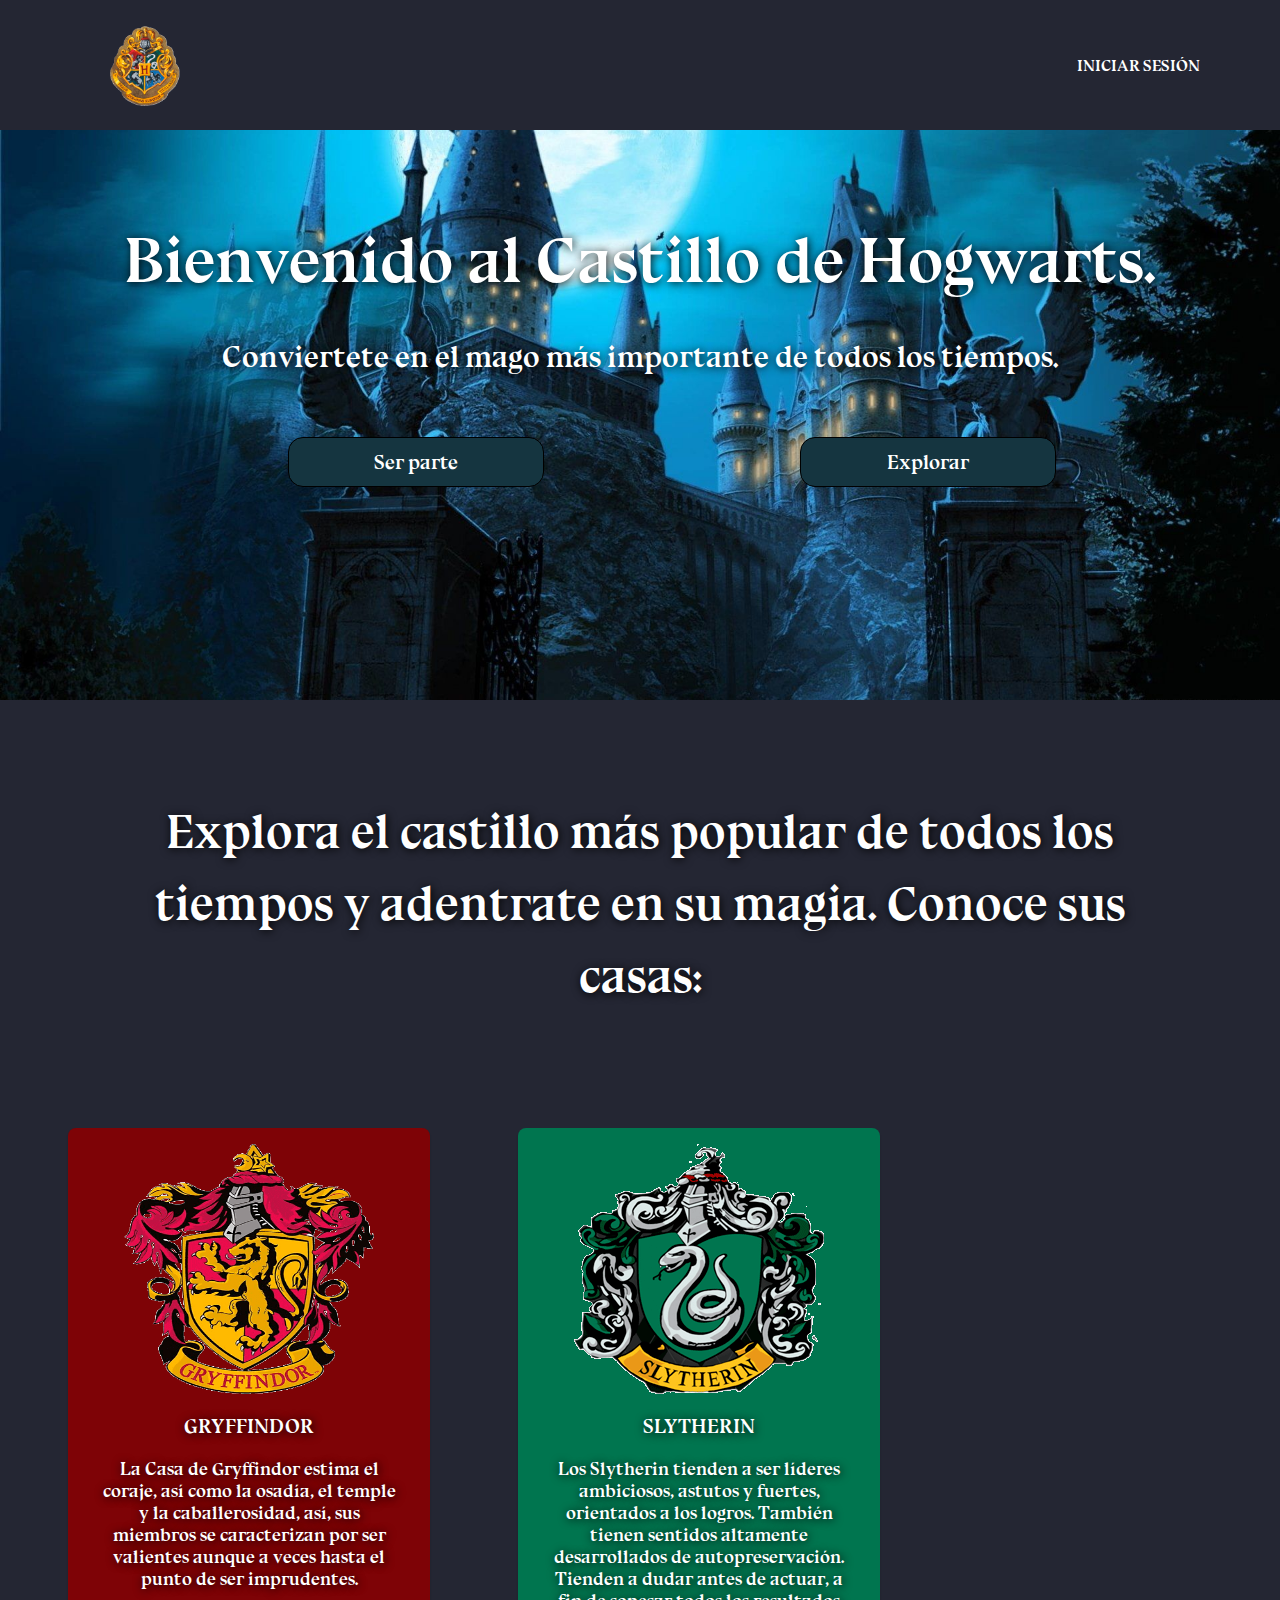
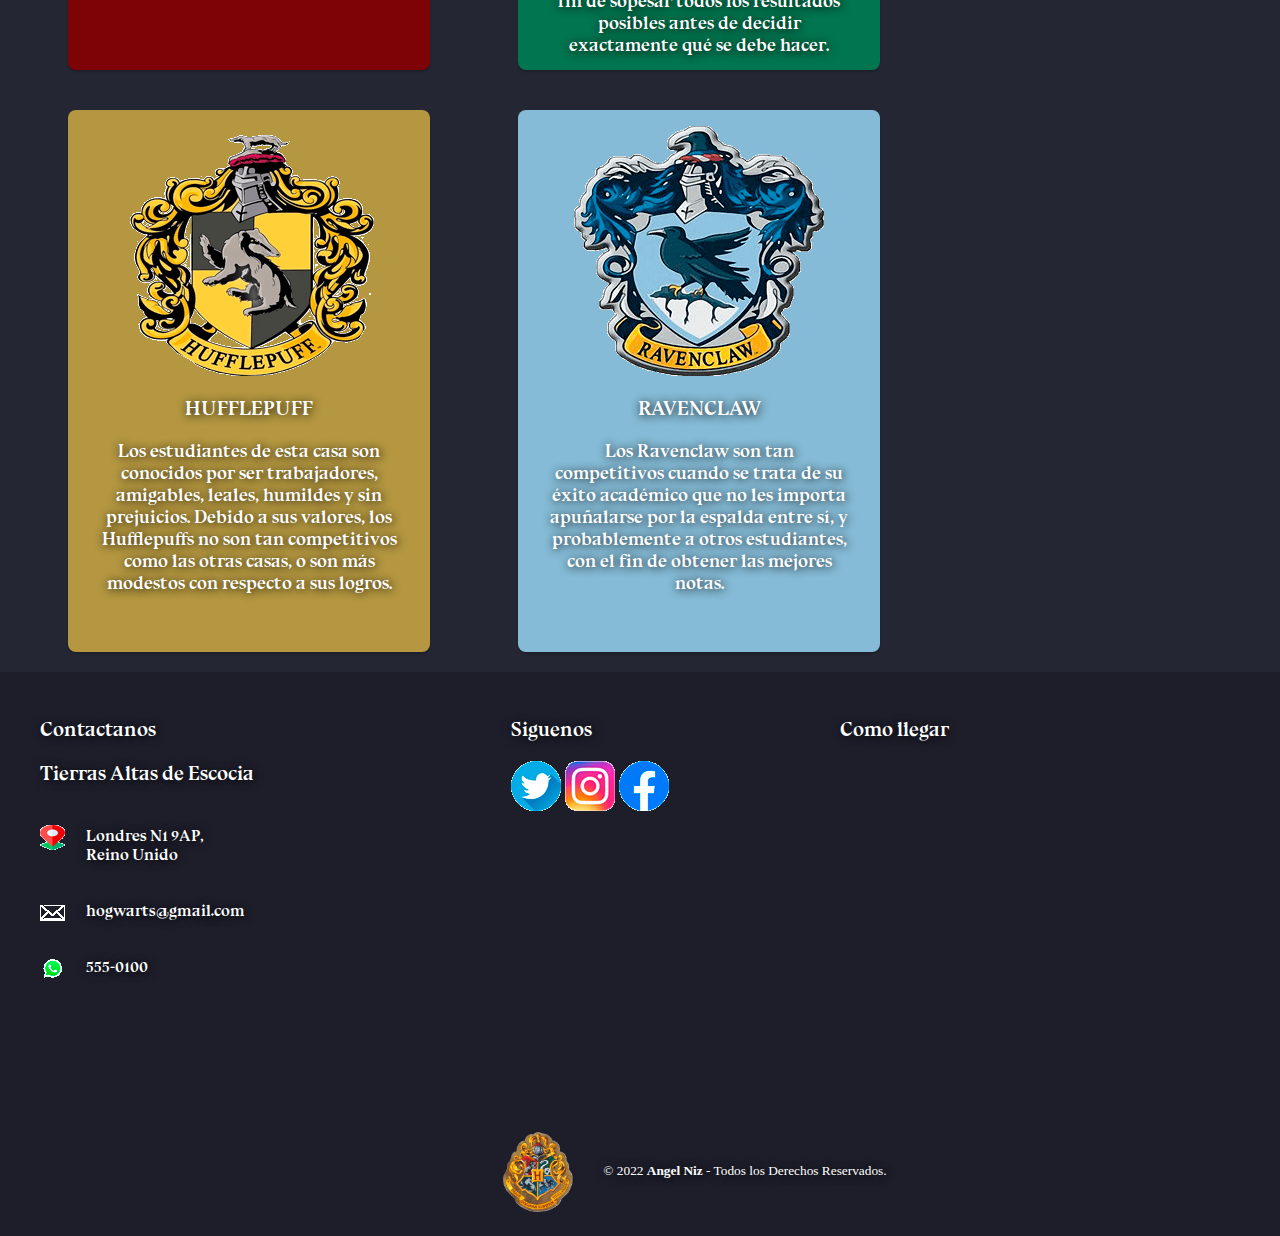
<file: index.html>
<html lang="en">
<head>
    <meta charset="UTF-8">
    <meta http-equiv="X-UA-Compatible" content="IE=edge">
    <meta name="viewport" content="width=device-width, initial-scale=1.0">
    <link rel="stylesheet" href="index.css">
    <meta name="viewport" content="width=device-width, initial-scale=1.0">
    <title>Hogwart's Castle</title>
</head>
<body>
    <header>
        <nav>
            <div class="logodiv">
            <a href="#"><img class="logo" src="imagenes/escudo.png" alt="logohogwarts"></a>
            </div>
            <a class="opc" href="/login/login.html">Iniciar Sesión</a>
        </nav>
    </header>
    <div class="hero">
        <div class="portada">
            <h1 class="portadah1">Bienvenido al Castillo de Hogwarts.</h1>
            <p class="portadap1">Conviertete en el mago más importante de todos los tiempos.</p>
            <div class="botoneshero">
                <a href="register.html" class="aboton"><button class="botonhero"><span>Ser parte</span></button></a>
                <a href="#explora" class="aboton"><button class="botonhero"><span>Explorar</span></button></a>
            </div>
        </div>
    </div>
    <section id="explora">
    <div>
        <h2 class="cardsh2">Explora el castillo más popular de todos los tiempos y adentrate en su magia. Conoce sus casas:</h2>
    </div>
    <div class = "container">
        <div class = "card">
        <a href="https://www.wizardingworld.com/collections/gryffindor" target="_blank" title="Click para leer más.">
        <img src = "imagenes/gryffindor.png" alt="Gryffindor">
        <h4>Gryffindor</h4>
        <p> La Casa de Gryffindor estima el coraje, así como la osadía, el temple y la caballerosidad, así, sus miembros se caracterizan por ser valientes aunque a veces hasta el punto de ser imprudentes. </p>
        </div>     
    </a></div>
    <div class = "container">
        <div class = "card card-slytherin">
            <a href="https://www.wizardingworld.com/collections/slytherin" target="_blank" title="Click para leer más.">
       <img src = "imagenes/slytherin.png" alt="Slytherin">
       <h4>Slytherin</h4>
       <p>Los Slytherin tienden a ser líderes ambiciosos, astutos y fuertes, orientados a los logros. También tienen sentidos altamente desarrollados de autopreservación. Tienden a dudar antes de actuar, a fin de sopesar todos los resultados posibles antes de decidir exactamente qué se debe hacer.</p>
       </div>     
    </a></div> 
   <div class = "container">
    <div class = "card card-hufflepuff">
        <a href="https://www.wizardingworld.com/collections/hufflepuff" target="_blank" title="Click para leer más.">
   <img src = "imagenes/hufflepuff.png">
   <h4>Hufflepuff</h4>
   <p>Los estudiantes de esta casa son conocidos por ser trabajadores, amigables, leales, humildes y sin prejuicios. Debido a sus valores, los Hufflepuffs no son tan competitivos como las otras casas, o son más modestos con respecto a sus logros.</p>
   </div>     
</a></div> 
<div class = "container">
    <div class = "card card-ravenclaw">
        <a href="https://www.wizardingworld.com/collections/ravenclaw" target="_blank" title="Click para leer más.">
   <img src = "imagenes/ravenclaw.png">
   <h4>Ravenclaw</h4>
   <p>Los Ravenclaw son tan competitivos cuando se trata de su éxito académico que no les importa apuñalarse por la espalda entre sí, y probablemente a otros estudiantes, con el fin de obtener las mejores notas.</p>
   </div>     
</a></div> 
    </section>
    <footer class="footer">
        <div class="pie-pagina">    
            <div class="grupo-1">
                <div class="box">
                    <h3>Contactanos</h3>
                    <h6>Tierras Altas de Escocia</h6>
                    <div class="grid">
                        <img class="icono" src="./imagenes/ubicacion.png" alt="ubicacion">
                        <p class="texto">Londres N1 9AP, Reino Unido</p>
                        <img class="icono" src="./imagenes/email.png" alt="email">
                        <p class="texto">hogwarts@gmail.com</p>
                        <img class="icono" src="./imagenes/celular.png" alt="celular">
                        <p class="texto">555-0100</p>
                    </div>
                </div>
                <div class="box">
                    <h3>Siguenos</h3>
                    <div class="red-social">
                        <a title="Twitter" href="https://mobile.twitter.com/Hogwartssite" target="_blank"><img src="./imagenes/twitter.png" alt="Twitter" /></a>
                        <a title="Instagram" href="https://www.instagram.com/hogwartslegacy/" target="_blank"><img src="./imagenes/instagram.png" alt="Instagram" /></a>
                        <a title="Facebook" href="https://www.facebook.com/HarryPotterUK/" target="_blank"><img src="./imagenes/facebook.png" alt="Facebook" /></a>
                    </div>
                </div>
                <div class="box">
                    <h3>Como llegar</h3>
                    <figure>
                        <iframe class="mapa" src="https://www.google.com/maps/embed?pb=!1m18!1m12!1m3!1d1475.7976452278826!2d-0.12451244998001565!3d51.53181846674191!2m3!1f0!2f0!3f0!3m2!1i1024!2i768!4f13.1!3m3!1m2!1s0x0%3A0xc2579139afeace3e!2sPlatform%20Nine%20and%20Three-Quarters!5e0!3m2!1ses-419!2sar!4v1663710998866!5m2!1ses-419!2sar" width="400" height="300" style="border:0;" allowfullscreen="" loading="lazy" referrerpolicy="no-referrer-when-downgrade"></iframe>
                    </figure>
                </div>
            </div>
            <div class="grupo2">
                <img class="logo" src="imagenes/escudo.png" alt="hogwarts">
                <small class="copy">&copy; 2022 <b>Angel Niz</b> - Todos los Derechos Reservados.</small>
            </div>
        </div>
    </footer>
</body>
</html>
</file>
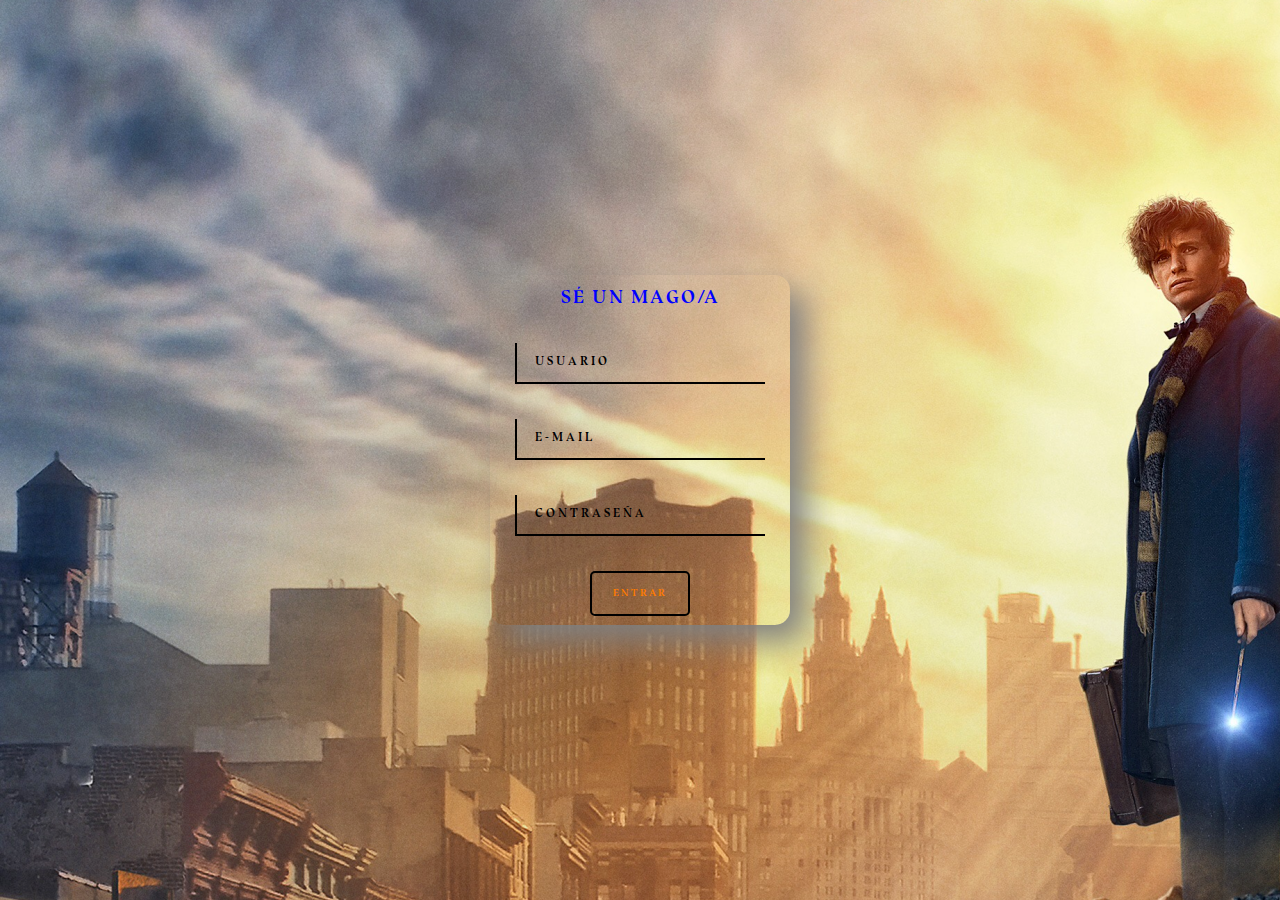
<file: register.html>
<html lang="en">
<head>
    <meta charset="UTF-8">
    <meta http-equiv="X-UA-Compatible" content="IE=edge">
    <meta name="viewport" content="width=device-width, initial-scale=1.0">
    <link rel="stylesheet" href="register.css">
    <title>Se parte de Hogwarts</title>
</head>
<body>
    <div class="conteiner">
        <div class="registro">
            <h3>SÉ UN MAGO/A</h3>
            <div class="inputBox">
                <input type="text" required="required">
                <span>Usuario</span>
            </div>

            <div class="inputBox">
                <input type="email" required="required">
                <span>E-MAIL</span>
            </div>
            

            <div class="inputBox">
                <input type="password" required="required">
                <span>Contraseña</span>
            </div>


            
            <button ><a class="abotonregistro" href="index.html">Entrar</a></button>

        </div>
    </div>
    
</body>
</html>
</file>
<file: index.css>
/* Fonts */
@font-face {
    font-family: 'BluuNext-Bold';
    src: url(font/BluuNext-Bold.otf);
}

/* Login  */
*{
    margin: 0;
}

.login {
    margin: 0;
    padding: 0;
    font-size: 16px;
    font-family: sans-serif;
    background-image: url(imagenes/login.jpg);
}

.contenedor {
    display: flex;
    width: 100%;
    height: 100%;
    justify-content: center;
    align-items: center;
}

.contenedor-login{
    background-color: rgba(0, 0, 0, 0.5);
    width: 40%;
    border-radius: 15px;
    box-shadow: 0px 0px 25px -5px rgba(0, 0, 0, 0.62);
    display: flex;
    flex-wrap: wrap;
    justify-content: space-between;
    font-family: 'BluuNext-Bold';
}

.imagen {
    width: 50%;
    min-width: 250px;
    border-bottom-right-radius: 15px;
}

form {
    display: flex;
    justify-content: center;
    align-items: center;
    flex-direction: column;
    width: 50%;
}

.boton {
    height: 40px;
    width: 200px;
    border-radius: 5px;
    border: 2px solid #000;
    cursor: pointer;
    background-color: transparent;
    transition: 0.5s;
    text-transform: uppercase;
    font-size: 10px;
    letter-spacing: 2px;
}
.is{
    text-decoration: none;
    color: white;
    font-family: 'BluuNext-Bold';
    font-size: large;
}
label {
    margin-top: 10px;
    color: white;
    font-weight: 700;
    font-size: 1em;
    width: 80%;
}

input {
    margin-top: 5px;
    width: 80%;
    height: 35px;
}

p {
    color: white;
    font-family: 'BluuNext-Bold';
    padding: 1em;
}

.alogin{
    color: white;
    padding-left: 2px;
}

[type="checkbox"]{display: none;}

.cb {
    
    padding-left: 1em;
    padding-top: 1em;
    position: relative;
    display: flex;
    width: 75%;
}

.cb::before {
    content: '';
    border: solid 1px white;
    border-radius: 3px;
    width: 0.9em;
    height: 0.9em;
    position: absolute;
    left: -5px;
    transition: all 0.2s;
    transform: rotate(0deg);
}
[type="checkbox"]:checked + .cb::before {
    border-color: white;
    color: white;
    content: '\f00c';
    font-family: FontAwesome;
    transform: rotate(360deg);
}

/* Fin del Login  */

/* Register  */

/* index - Navbar */
html{
    overflow-x: hidden;
}
body{
    margin: 0;
    padding: 0;
    box-sizing: border-box;
    display: flex;
    width: 100%;
    height: auto;
    flex-wrap: wrap;
    font-size: 16px;
    overflow: hidden;
}
header {
    width: 100%;
    display: flex;
}
nav {
    width: 100%;
    height: auto;
    background-color: #242633;
    display: flex;
    justify-content: space-between;
    align-items: center;
    position: fixed;
    z-index: 1;
}

.logodiv{
    display: flex;
}
.logo {
    display: flex;
    justify-content: left;
    width: 130px;
    margin-left: 5em;
}
.opc {
    display: flex;
    justify-content: right;
    margin-right: 5em;
    text-decoration: none;
    color: white;
    text-transform: uppercase;
    font-family: 'BluuNext-Bold';
}

/* Hero */

.hero {
    width: 100%;
    height: 700px;
    display: flex;
    justify-content: center;
    align-items: center;
    background: url(imagenes/hogwarts.jpg)center/cover;
    background-repeat: none;
    background-size: cover;
    position: relative;
}



.portada {
    padding: 0.3em;
    position: absolute;
    width: 100%;
    color: white;
}

.portadah1 {
    font-family: 'BluuNext-Bold';
    font-size: 4em;
    font-weight: 700;
    text-align: center;
    line-height: 1.5;
    text-shadow: 1px 1px 10px black;
  }


.portadap1 {
    display: flex;
    font-size: 30px;
    font-family: 'BluuNext-Bold';
    justify-content: center;
    text-shadow: 1px 1px 10px black;
}

.botoneshero {
    margin-top: 2em;
    width: 100%;
    display: flex;
    justify-content: center;
    align-items: center;
}
.aboton {
    display: inline-flex;
    width: 40%;
    text-decoration: none;
    flex-wrap: wrap;
}

.botonhero {
    display: flex;
    width: 50%;
    margin-left: 10rem;
    height: 50px;
    flex-direction: row;
    flex-wrap: wrap;
    align-content: center;
    justify-content: center;
    align-items: center;
    border-radius: 15px;
    border: 1px solid black;
    background-color: #153540;
    color: white;
    cursor: pointer;
    font-size: 20px;
    font-family: 'BluuNext-Bold';
    text-decoration: none;
    overflow: hidden;
    transition: background-color 0.3s ease-in;
}



.botonhero:hover {
    background-color: #0D0E16;
}



/* cards */

section#explora{
    display: flex;
    flex-wrap: wrap;
    height: auto;
    background-color: #242633;
}

.cardsh2{
    padding: 2em;
    font-family: 'BluuNext-Bold';
    color: white;
    font-size: 3em;
    font-weight: 700;
    justify-content: center;
    align-items: center;
    text-align: center;
    line-height: 1.5;
    text-shadow: 1px 1px 10px black;
}

.container {
    padding-left: 3em;
    height: auto;
    display: flex;
    flex-wrap: wrap;
    justify-content: center;
    align-items: center;
    margin: 0;
}

 .container .card {
    padding: 1em;
    width: 330px;
    height: 510px;
    border-radius: 8px;
    box-shadow: 0 2px 2px rgba( 0 , 0 , 0 , 0.2 );
    overflow: hidden;
    margin: 20px ;
    text-align: center;
    transition: all 0.25;
    background-color: #7E0306;
 }

 .container .card a{
    text-decoration: none;
 }
 .container .card-slytherin{
     background-color: #00754F;
 }
 .container .card-hufflepuff{
    background-color: #ffd147a8;
 }
 .container .card-ravenclaw{
    background-color:  #85BBD6;
 }



 .container .card:hover {
    transform: translateY(-15px);
    box-shadow: 0 12px 16px rgba( 0 , 0 , 0 , 0.2 );
}
.container .card img {
   width : 250px;
   height : 250px;
}

.container .card h4 {
    padding: 1em;
   font-weight: 900;
   font-size: 20px;
   font-family: 'BluuNext-Bold';
   text-transform: uppercase;
   color: #fff;
   text-shadow: 1px 1px 10px black;
}

.container .card p{
    padding: 0 1rem;
    font-family: 'BluuNext-Bold';
    font-weight: 400;
    font-size: 18px;
    color: white;
    text-shadow: 1px 1px 10px black;

}




/* Footer */
.footer {
    width: 105%;
    height: auto;
    background-color: #1D1E2A;
}

.pie-pagina .grupo-1{
    width: 100%;
    max-width: 1200px;
    margin: auto;
    display: grid;
    grid-template-columns: repeat(3, 1fr);
    grid-gap: 50px;
    padding: 45px 0px;
}

.pie-pagina .grupo-1 .box h3{
    font-family: 'BluuNext-Bold';
    color: white;
    text-shadow: 1px 1px 10px black;
    font-size: 20px;
    margin-bottom: 20px;
}
.pie-pagina .grupo-1 .box h6{
        font-family: 'BluuNext-Bold';
        color: white;
        font-size: 20px;
        text-shadow: 1px 1px 10px black;
}
.grid{
    display: grid;
    grid-template-columns: [x0] 1fr [x1] 1fr;
    gap: 5px;
    margin-top: 25px;
}
.grid .icono {
    margin-top: 15px;
    grid-column-start: x0;
    grid-column-end: x1;
}
.grid .texto{
    margin-right: 200px;
    color: white;
    text-shadow: 1px 1px 10px black;
    font-family: 'BluuNext-Bold';
}
.pie-pagina .grupo2 {
    display: flex;
    justify-content: center;
    align-items: center;
}

.copy {
    color: white;
    text-shadow: 1px 1px 10px black;
}

/* Media */
@media (max-width: 1250px) and (min-width: 801px) {
    .contenedor-login {
        flex-direction: column-reverse;
        justify-content: center;
        align-items: center;
    }
    .imagen {
        min-width: 150px;
    
    }

    form {
        width: 70%;
        padding: 2em;
    }
}

@media (max-width: 800px) and (min-width: 626px) {  
        .contenedor-login {
            width: 80%;
            flex-direction: column-reverse;
            justify-content: center;
            align-items: center;
        }
        .imagen {
            min-width: 150px;
        
        }
        .botonhero {
            display: flex;
            justify-content: center;
            width: 80%;
            height: 55px;
            margin-left: 10px;
            
        }
    
        form {
            width: 70%;
            padding: 2em;
        }
        .login {
            background-image: url(imagenes/responsive2.jpg);
            background-size: 800px;
            background-repeat: no-repeat;
        }

        .container {
            margin-left: 8em;
        }
        .pie-pagina .grupo-1{
            grid-template-columns: repeat(1, 1fr);
            padding: 1em;   
        }
        .grid{
            gap: 0;
            margin-top: 0px;
        }
        .grid .texto{
            margin-top: 7px;
            margin-right: 500px;
            color: white;
            text-shadow: 1px 1px 10px black;
            font-family: 'BluuNext-Bold';
        }
        .portadap1 {
            text-align: center;
        }
        .grupo2 {
            margin-right: 10em;
        }
}

@media (max-width: 625px) and (min-width: 420px){
    .contenedor-login {
        width: 80%;
        flex-direction: column-reverse;
        justify-content: center;
        align-items: center;
    }
    .imagen {
        min-width: 150px;
    
    }

    form {
        width: 70%;
        padding: 2em;
    }
    .pie-pagina .grupo-1{
        grid-template-columns: repeat(1, 1fr);
        margin: 1em;
    }
    .mapa {
        width: 94%;
    }
    body {
        width: 100%;
    }
}

@media (max-width: 419px) and (min-width: 300px){
    /*Login */
    .contenedor-login {
        width: 80%;
        flex-direction: column-reverse;
        justify-content: center;
        align-items: center;
    }
    .imagen {
        min-width: 150px;
    }

    form {
        width: 70%;
        padding: 2em;
    }
    .login {
        background-image: url(imagenes/loginresponsive.jpg);
        background-size: 419px 915px;
        background-repeat: no-repeat;
    }

    /*Index */

    body {
        font-size: 12px;
    }

    .logodiv {
        width: 60%;
    }


    .pie-pagina .grupo-1{
        grid-template-columns: repeat(1, 1fr);
        padding: 1em;   
    }
    .logo {
        width: 25%;
    }
    .container {
        padding: 1em;     
        height: 550px;
        margin: 0;
     }
     .opc {
        margin: 2em;
        margin-right: 4em;
    }
    .botoneshero {
        width: 100%;
        margin-left: 1em;
    }
    .aboton{
        display: flex;
        width: 100%;
        flex-wrap: wrap;
    }
    .botonhero {
        display: flex;
        justify-content: center;
        width: 80%;
        height: 55px;
        margin-left: 10px;
        
    }
    .mapa {
        width: 57%;
    }
    .grid{
        gap: 0;
        margin-top: 0px;
    }
    .grid .texto{
        margin-top: 7px;
        margin-right: 500px;
        color: white;
        text-shadow: 1px 1px 10px black;
        font-family: 'BluuNext-Bold';
    }
    .portadap1 {
        text-align: center;
    }
    .grupo2 {
        margin-right: 10em;
    }
}
</file>
<file: register.css>
@font-face {
    font-family: 'BluuNext-Bold';
    src: url(font/BluuNext-Bold.otf);
}

*{
    margin: 0;
    padding: 0;
    box-sizing: border-box;
    font-family: 'BluuNext-Bold';
}

h3 {
    text-transform: uppercase;
    letter-spacing: 2px;
    color: blue;
}

.conteiner {
    display: flex;
    justify-content: center;
    align-items: center;
    background-image: url(imagenes/registro.png);
    min-height: 100vh;
}

.registro {
    display: flex;
    justify-content: center;
    align-items: center;
    min-height: 350px;
    width: 300px;
    flex-direction: column;
    gap: 35px;
    border-radius: 15px;
    background: #e3e3e3 transparent;
    box-shadow: 16px 16px 32px grey;
}

.inputBox {
    position: relative;
    width: 250px;
}

.inputBox input {
    width: 100%;
    padding: 10px;
    outline: none;
    border: none;
    color: #000;
    font-size: 1em;
    background: transparent;
    border-left: 2px solid #000;
    border-bottom: 2px solid #000;
    transition: 0.1s;
}

.inputBox span {
    margin-top: 5px;
    position: absolute;
    left: 0;
    transform: translateY(-4px);
    margin-left: 10px;
    padding: 10px;
    pointer-events: none;
    font-size: 12px;
    color: #000;
    text-transform: uppercase;
    transition: 0.5s;
    letter-spacing: 3px;
}

.inputBox input:valid~span, .inputBox input:focus~span {
    transform: translateX(113px) translateY(-15px);
    font-size: 0.8em;
    padding: 5px 10px;
    background: #000;
    letter-spacing: 0.2em;
    color: #fff;
    border: 2px;
}

.inputBox input:valid, .inputBox input:focus {
    border: 2px solid #000;
}
.inputBox-Login {
    position: relative;
    width: 250px;
}

.inputBox-Login input {
    width: 100%;
    padding: 10px;
    outline: none;
    border: none;
    color: #fff;
    font-size: 1em;
    background: transparent;
    border-left: 2px solid #fff;
    border-bottom: 2px solid #fff;
    transition: 0.1s;
}

.inputBox-Login span {
    margin-top: 5px;
    position: absolute;
    left: 0;
    transform: translateY(-4px);
    margin-left: 10px;
    padding: 10px;
    pointer-events: none;
    font-size: 12px;
    color: #fff;
    text-transform: uppercase;
    transition: 0.5s;
    letter-spacing: 3px;
}

.inputBox-Login input:valid~span, .inputBox-Login input:focus~span {
    transform: translateX(113px) translateY(-15px);
    font-size: 0.8em;
    padding: 5px 10px;
    background: #fff;
    letter-spacing: 0.2em;
    color: #000;
    border: 2px;
}

.inputBox-Login input:valid, .inputBox-Login input:focus {
    border: 2px solid #fff;
}
button {
    height: 45px;
    width: 100px;
    border-radius: 5px;
    border: 2px solid #000;
    cursor: pointer;
    background-color: transparent;
    transition: 0.5s;
    text-transform: uppercase;
    font-size: 10px;
    letter-spacing: 2px;
}

button:hover {
    background-color: #000;
    color: white;

}

.abotonregistro {
    text-decoration: none;
    color: rgb(255, 123, 0);
}

@media (max-width: 800px) and (min-width: 626px){
    .conteiner {
        background-image: url(imagenes/registerresponsive2.jpg);
        background-size: 800px 1024px;
        background-repeat: no-repeat;
    }
    .registro {
        background: #D4D5C9;
        box-shadow: none
    }
}

@media (max-width: 419px) and (min-width: 300px){
    h3 {
        color: #000;
    }
    .conteiner {
        background-image: url(imagenes/registerresponsive.jpg);
        background-size: 419px 896px;
        background-position: center;
        height: auto;

    }
    .registro {
        background: #D4D5C9;
        box-shadow: none
    }
    .abotonregistro {
        text-decoration: none;
        color: black;
    }
}
</file>
